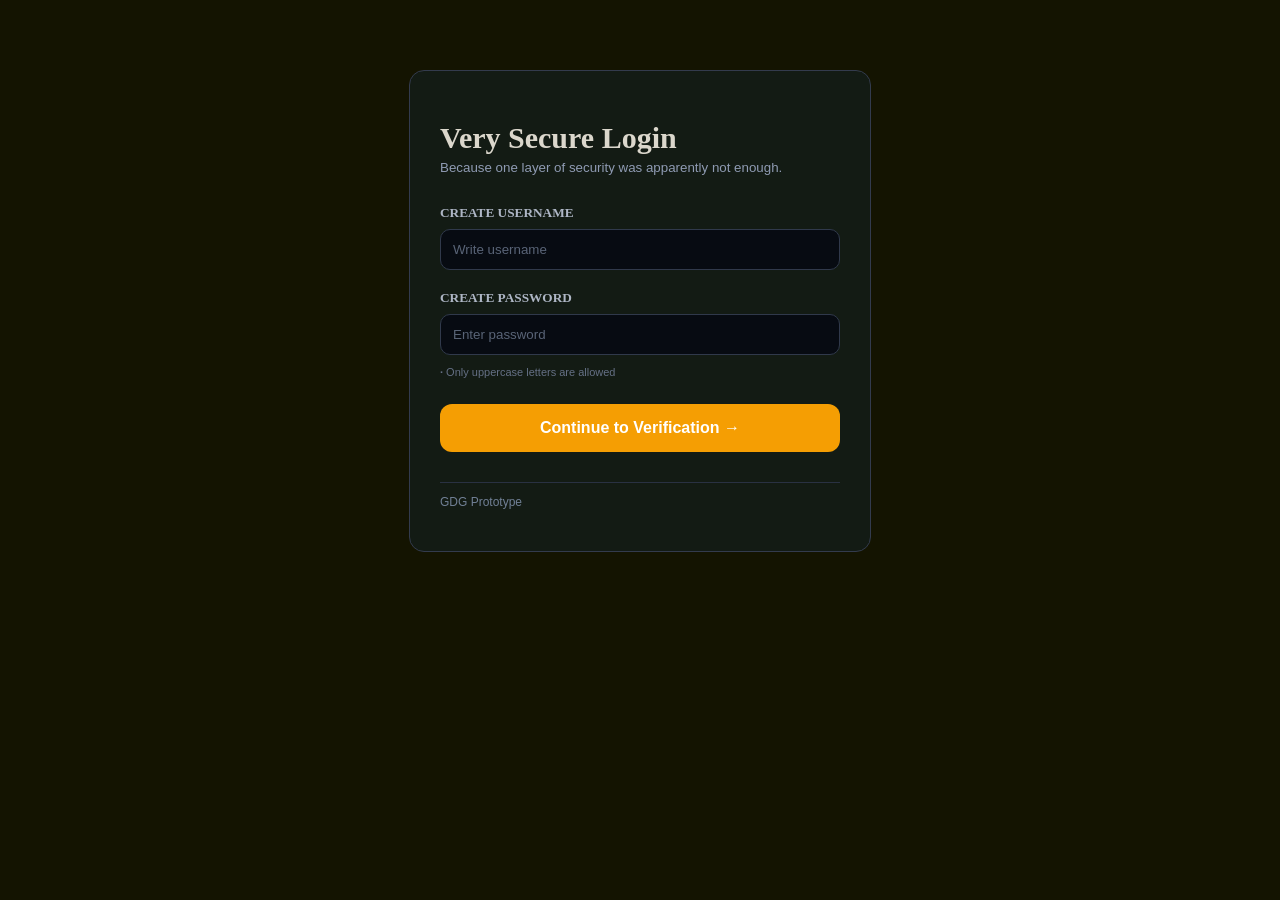
<file: index.html>
<!DOCTYPE html>
<html>

<head>
    <title>Secure Login</title>

    <!-- Connects HTML to CSS -->
    <link rel="stylesheet" href="style.css">
</head>

<body>

    <div class="login-box">

        <!-- <p class="badge">PassWorse</p> -->

        <h1>Very Secure Login</h1>

        <p class="subtitle">
            Because one layer of security was apparently not enough.
        </p>

        <h5>CREATE USERNAME</h5>

        <input type="text" placeholder="Write username">


        <h5>CREATE PASSWORD</h5>

        <input id="pwdinput" type="password" placeholder="Enter password">


        <p class="tip">
           
            <B>·</B> Only uppercase letters are allowed
        </p>


        <button id="continueButton">
            Continue to Verification →
        </button>


        <hr>


        <p class="footer">
            GDG Prototype
        </p>

    </div>
<script src="script1.js"></script>
</body>

</html>
</file>
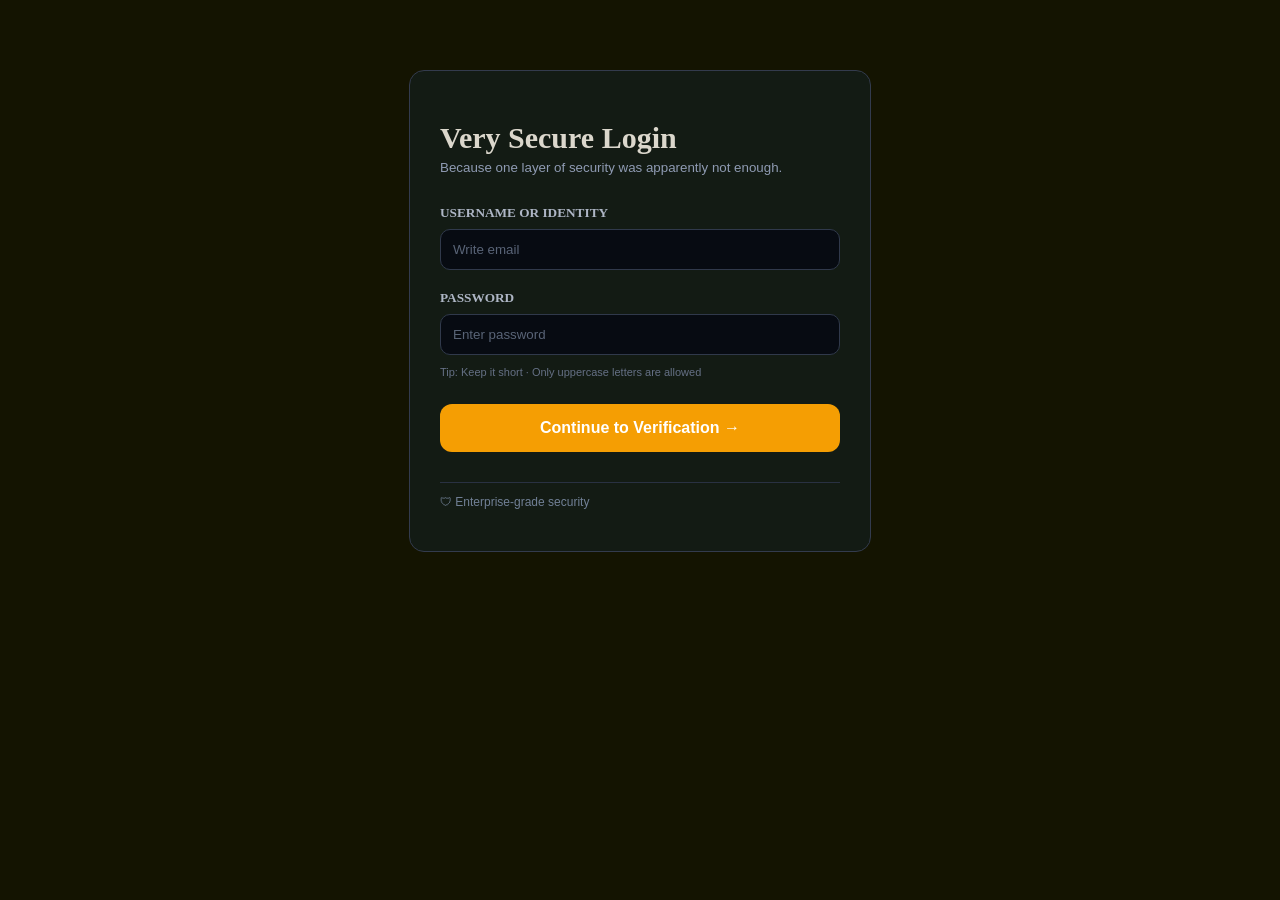
<file: useless.html>
<!DOCTYPE html>
<html>

<head>
    <title>Secure Login</title>

    <!-- Connects HTML to CSS -->
    <link rel="stylesheet" href="style.css">
</head>

<body>

    <div class="login-box">

        <!-- <p class="badge">PassWorse</p> -->

        <h1>Very Secure Login</h1>

        <p class="subtitle">
            Because one layer of security was apparently not enough.
        </p>

        <h5>USERNAME OR IDENTITY</h5>

        <input type="text" placeholder="Write email">


        <h5>PASSWORD</h5>

        <input id="pwdinput" type="password" placeholder="Enter password">


        <p class="tip">
            Tip: Keep it short
            · Only uppercase letters are allowed
        </p>


        <button id="continueButton">
            Continue to Verification →
        </button>


        <hr>


        <p class="footer">
            🛡 Enterprise-grade security
        </p>

    </div>
<script src="script1.js"></script>
</body>

</html>
</file>
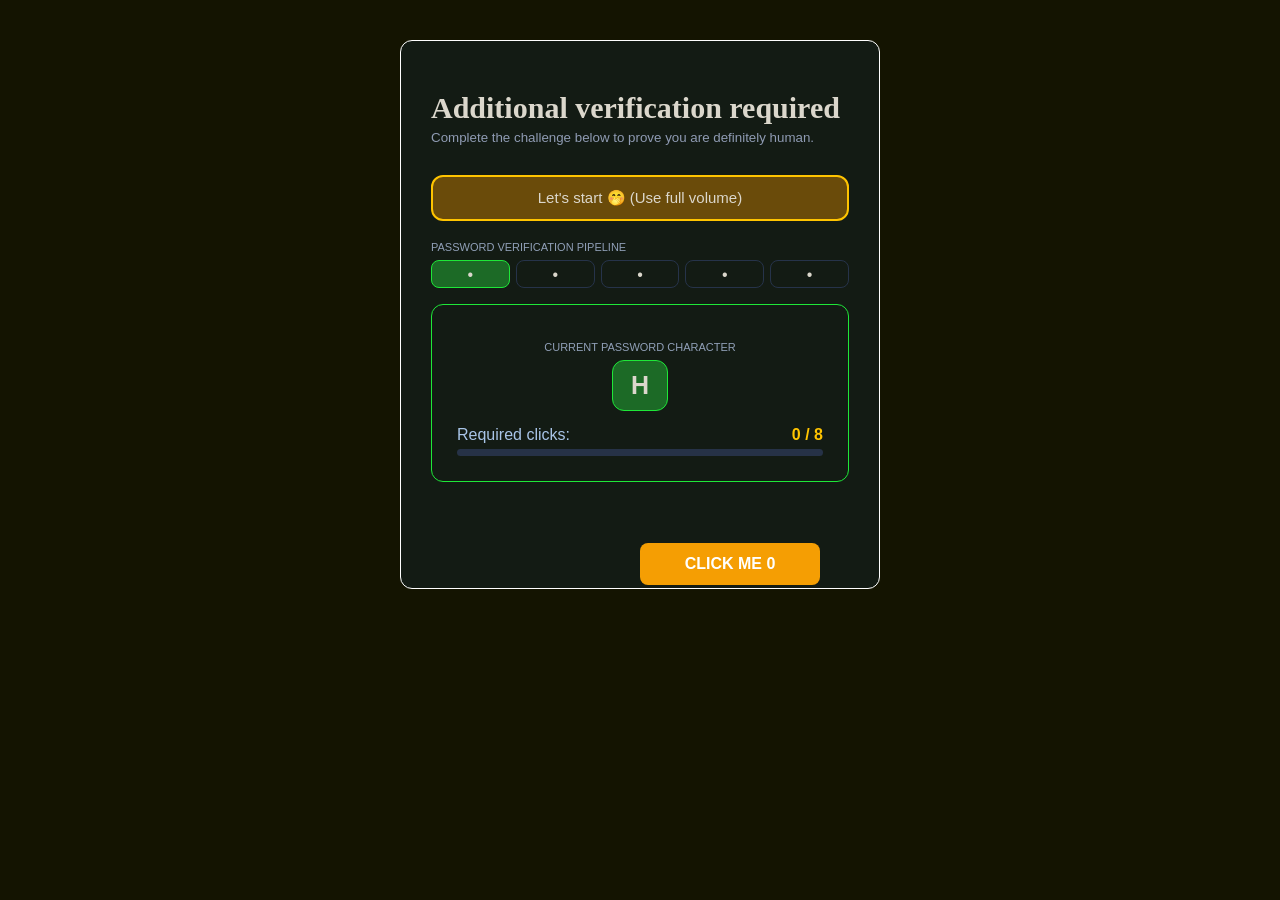
<file: useless2.html>
<!DOCTYPE html>
<html>
<head>
    <title>Verification Challenge</title>

    <link rel="stylesheet" href="style.css">
</head>

<body style="overflow-y: hidden;">

    <div class="box">

        <!-- <p class="challenge"> CHALLENGE ACTIVE</p> -->

        <h1>Additional verification required</h1>

        <p class="subtitle">
            Complete the challenge below to prove you are definitely human.
        </p>

       
<div class="status-box">
    <span id="funnyStatus" style="text-align: center;">Let's start 🤭 (Use full volume) </span>
</div>

        <p class="label">PASSWORD VERIFICATION PIPELINE</p>

        <div class="progress" id="pipelineContainer">
            <div class="active" id="currentChar">•</div>
            <div>•</div>
            <div>•</div>
            <div>•</div>
            <div>•</div>
        </div>

        <div class="password">

            <p class="label">CURRENT PASSWORD CHARACTER</p>

            <div id="currentChar" class="character">-</div>

            <div class="clicks">
                <span>Required clicks:</span>
                <span id="clickCount">0 / 8</span>
            </div>

            <div class="bar"></div>

        </div>

        <div class="sensor">

            <!-- <p class="label">[HUMAN_SENSOR_ZONE]</p> -->

            <button id="clickBtn">CLICK ME 0</button>

            <!-- <p class="warning">
                WARNING: MISS-CLICKS RESET ALL
            </p> -->

        </div>

    </div>

    <audio id="missSoundAudio" src="fahhh_CtX2n0FP.mp3" preload="auto"></audio>
<script src="script2.js"></script>
</body>
</html>
</file>
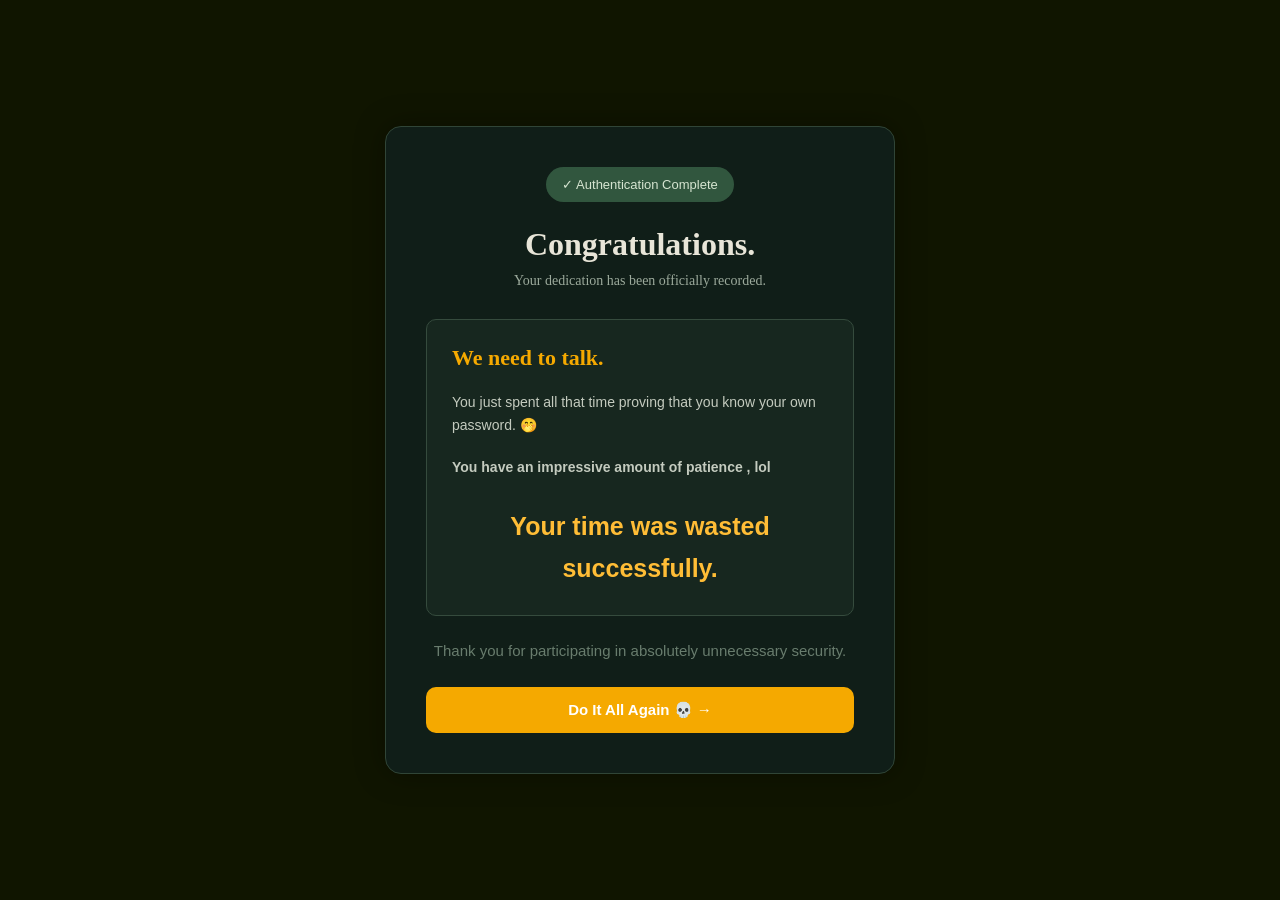
<file: useless3.html>
<!DOCTYPE html>
<html lang="en">
<head>
    <meta charset="UTF-8">
    <meta name="viewport" content="width=device-width, initial-scale=1.0">

    <title>Authentication Result</title>

    <link rel="stylesheet" href="style2.css">
</head>

<body>
<audio id="bgMusic" src="meme.mp3" loop></audio>
    <div class="result-card">

        <div class="status-badge">
            ✓ Authentication Complete
        </div>

        <h1>Congratulations.</h1>

        <p class="subtitle">
            Your dedication has been officially recorded.
        </p>

        <div class="message-box">

            <h2>We need to talk.</h2>

            <p>
                You just spent all that time proving that you know your own password. 🤭
            </p>

            <!-- <p>
                A password you literally created yourself.
            </p>

            <p class="highlight">
                And you still followed every instruction.
            </p> -->

            <p>
                
                <strong>You have an impressive amount of patience , lol</strong>
            </p>

            <p class="final-roast">
                Your time was wasted successfully.
            </p>

        </div>

        <div class="footer-text">
            Thank you for participating in absolutely unnecessary security.
        </div>

        <button onclick="window.location.href='index.html'">
            Do It All Again 💀 →
        </button>

    </div>
<script src="script3.js"></script>
</body>
</html>
</file>
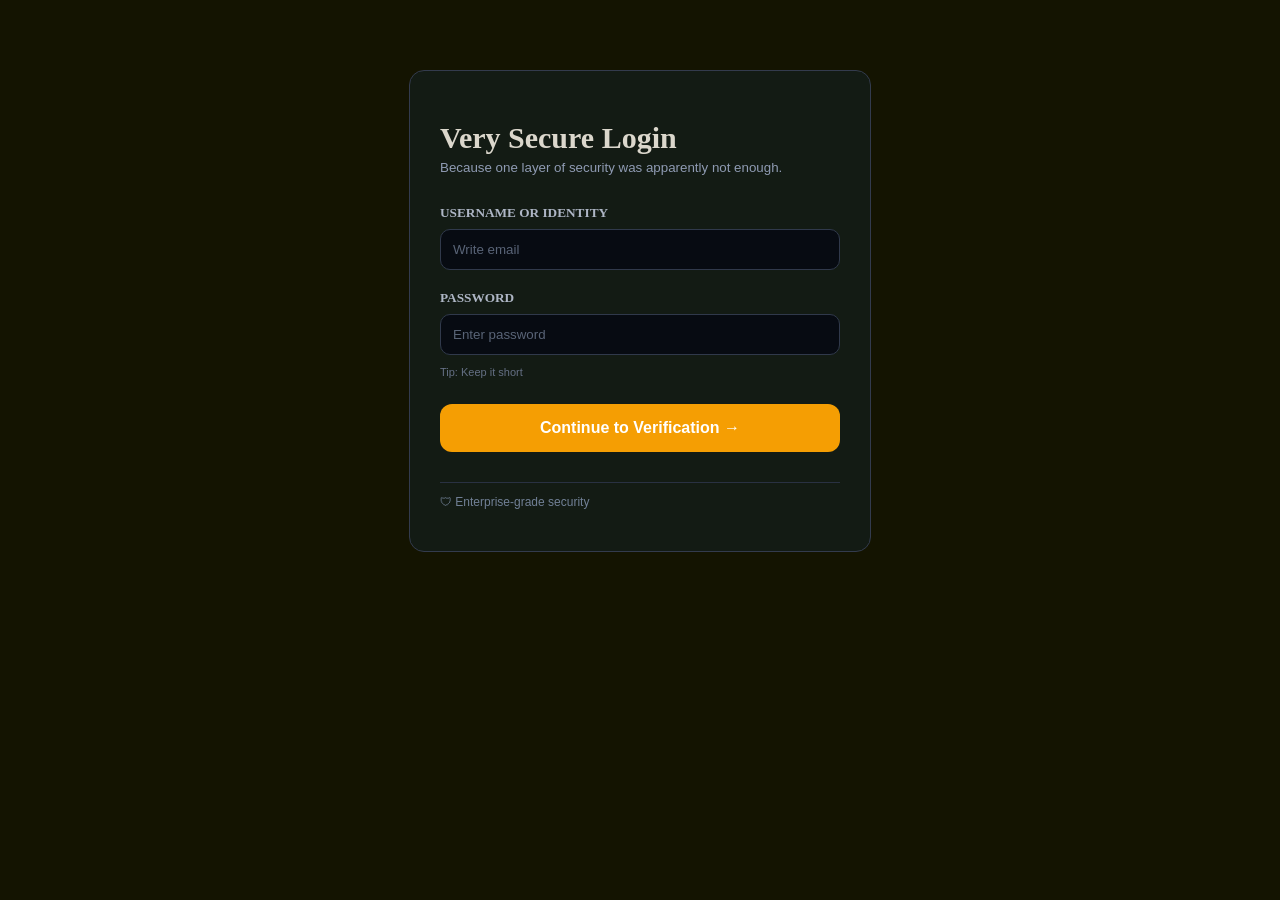
<file: useless_app.html>
<!DOCTYPE html>
<html>

<head>
    <title>Secure Login</title>

    <!-- Connects HTML to CSS -->
    <link rel="stylesheet" href="style.css">
</head>

<body>

    <div class="login-box">

        <!-- <p class="badge">PassWorse</p> -->

        <h1>Very Secure Login</h1>

        <p class="subtitle">
            Because one layer of security was apparently not enough.
        </p>

        <h5>USERNAME OR IDENTITY</h5>

        <input type="text" placeholder="Write email">


        <h5>PASSWORD</h5>

        <input id="pwdinput" type="password" placeholder="Enter password">


        <p class="tip">
            Tip: Keep it short
        </p>


        <button id="continueButton">
            Continue to Verification →
        </button>


        <hr>


        <p class="footer">
            🛡 Enterprise-grade security
        </p>

    </div>
<script src="script1.js"></script>
</body>

</html>
</file>
<file: style.css>
body {
    background-color:#141401;
    font-family: Arial;
    color: #DBD7CC;
}


/* Main login box */

.login-box {
    width: 400px;
    margin: 70px auto;
    padding: 30px;

    background-color: #131B14;

    border: 1px solid #333b4d;
    border-radius: 15px;
}


/* Purple badge */

.badge {
    display: inline-block;

    background-color: #3B593F;
    color: #DBD7CC;

    padding: 8px 12px;
    border-radius: 20px;
}


/* Heading */

h1 {
    margin-bottom: 5px;
}


.subtitle {
    color: black;
    margin-bottom: 30px;
}


/* Labels */

h5 {
    margin-top: 20px;
    margin-bottom: 8px;
    font-family: Space Grotesk;

    color: #aeb6c5;
}


/* Input boxes */

input {
    width: 100%;
    padding: 12px;

    box-sizing: border-box;

    background-color: #070b12;
    color: white;

    border: 1px solid #30394b;
    border-radius: 10px;
}


/* Placeholder text */

input::placeholder {
    color: #596477;
}


/* Tip */

.tip {
    color: #657085;
    font-size: 11px;
}


/* Button */

button {
    width: 100%;
    padding: 14px;

    background-color: #F59E03;
    color: white;

    border: none;
    border-radius: 10px;

    font-size: 16px;
    font-weight: bold;

    margin-top: 15px;
}


/* Button when mouse is over it */

button:hover {
    background-color: #ffcc00;
}


/* Horizontal line */

hr {
    border: none;
    border-top: 1px solid #293142;

    margin-top: 30px;
}


/* Footer */

.footer {
    color: #718096;
    font-size: 12px;
}


.box {
    /* width: 85%;
    max-width: 440px;
    margin: 20px auto;
    padding: 25px;
    border-left: 1px solid #542070;
    border-right: 1px solid #542070;
    overflow-x: hidden; */

    max-width: 480px;         /* Prevents horizontal overflow */
    margin: 40px auto;        /* Centers container vertically & horizontally */
    padding: 30px;
    box-sizing: border-box;   /* Keeps borders inside total height/width */
    border: 1px solid #ffff; /* Your pink border */
    border-radius: 12px;
    background-color: #131B14;
}

.challenge {
    color: #DBD7CC;
    font-size: 13px;
    font-weight: bold;
}

h1 {
    font-size: 30px;
    margin-bottom: 5px;
    font-family: Garamond;
}

.subtitle {
    color: #8f9bb3;
    margin-top: 0;
    font-size: smaller;
}

.status-box {
    background: #c77e007b;
    border: 2px solid #ffc400;
    padding: 12px;
    border-radius: 12px;
    color: #DBD7CC;
    margin: 20px 0;
    font-size: 15px;
    text-align: center;
}

.label {
    color: #91a0b8;
    font-size: 11px;
    margin-bottom: 7px;
}

.progress {
    display: flex;
    gap: 6px;
}

.progress div {
    height: 28px;
    flex: 1;
    border: 1px solid #26334a;
    border-radius: 8px;
    text-align: center;
    padding-top: 5px;
    box-sizing: border-box;
}

.progress .active {
    background: #26BD3A7C;
    border-color: #1EE738;
}

.password {
    margin-top: 16px;
    padding: 25px;
    text-align: center;
    background: #131B14;
    border: 1px solid #1EE738;
    border-radius: 12px;
}

.character {
    font-size: 25px;
    font-weight: bold;
    background: #26BD3A7C;
    border: 1px solid #1EE738;
    padding: 10px 18px;
    border-radius: 12px;
    display: inline-block;
}

.clicks {
    display: flex;
    justify-content: space-between;
    margin-top: 15px;
    color: #a9c5e8;
}

.clicks span:last-child {
    color: #ffc400;
    font-weight: bold;
}

.bar {
    height: 7px;
    background: #263247;
    border-radius: 10px;
    margin-top: 5px;
}

.sensor {
    margin-top: 16px;
    padding: 30px;
    text-align: center;
    /* border: 1px dashed #26334a; */
    border-radius: 12px;
}

button {
    padding: 15px 35px;
    border: none;
    border-radius: 12px;
    background-color: #F59E03;
    color: white;
    font-size: 16px;
    font-weight: bold;
    cursor: pointer;
}

.warning {
    color: #69758b;
    font-size: 9px;
    margin-top: 25px;
}

#clickBtn {
    position: absolute;
    transition: all 0.2s ease-out; /* Smooth slide effect */

    width: auto !important;   /* Prevents 100% width stretching when fixed */
    min-width: 180px;         /* Maintains a clean, compact button size */
    padding: 12px 24px;
    border-radius: 8px;
    cursor: pointer;
    font-weight: bold;
    transition: all 0.2s ease-out;
}
</file>
<file: style2.css>
* {
    margin: 0;
    padding: 0;
    box-sizing: border-box;
}

body {
    min-height: 100vh;

    display: flex;
    justify-content: center;
    align-items: center;

    font-family: Georgia, serif;

    background-color: #101500;
    color: #e8e5d8;
}

.result-card {
    width: 510px;
    max-width: 90%;

    padding: 40px;

    background-color: #101e18;

    border: 1px solid #304537;
    border-radius: 16px;

    box-shadow: 0 0 30px rgba(0, 0, 0, 0.35);

    text-align: center;
}

.status-badge {
    display: inline-block;

    padding: 10px 16px;

    border-radius: 20px;

    background-color: #31563e;
    color: #d6e5d1;

    font-family: Arial, sans-serif;
    font-size: 13px;
}

h1 {
    margin-top: 24px;
    margin-bottom: 10px;

    font-size: 32px;
}

.subtitle {
    color: #9caa9c;
    font-size: 14px;
}

.message-box {
    margin-top: 30px;
    padding: 25px;

    background-color: #17271f;

    border: 1px solid #354b3d;
    border-radius: 10px;

    text-align: left;
}

.message-box h2 {
    margin-bottom: 20px;

    color: #f5a900;
    font-size: 22px;
}

.message-box p {
    margin-bottom: 18px;

    color: #c4cbbf;

    font-family: Arial, sans-serif;
    font-size: 14px;
    line-height: 1.7;
}

.message-box .highlight {
    color: #f5a900;
    font-weight: bold;
}

.message-box .final-roast {
    margin-top: 25px;
    margin-bottom: 0;

    color: #ffbd36;

    font-size: 25px;
    font-weight: bold;
    text-align: center;
}

.footer-text {
    margin-top: 24px;

    color: #687c6d;

    font-family: Arial, sans-serif;
    font-size: 15px;
    line-height: 1.5;
}

button {
    width: 100%;

    margin-top: 25px;
    padding: 14px;

    border: none;
    border-radius: 10px;

    background-color: #f5a900;
    color: white;

    font-size: 15px;
    font-weight: bold;

    cursor: pointer;

    transition: background-color 0.2s ease;
}

button:hover {
    background-color: #d99000;
}
</file>
